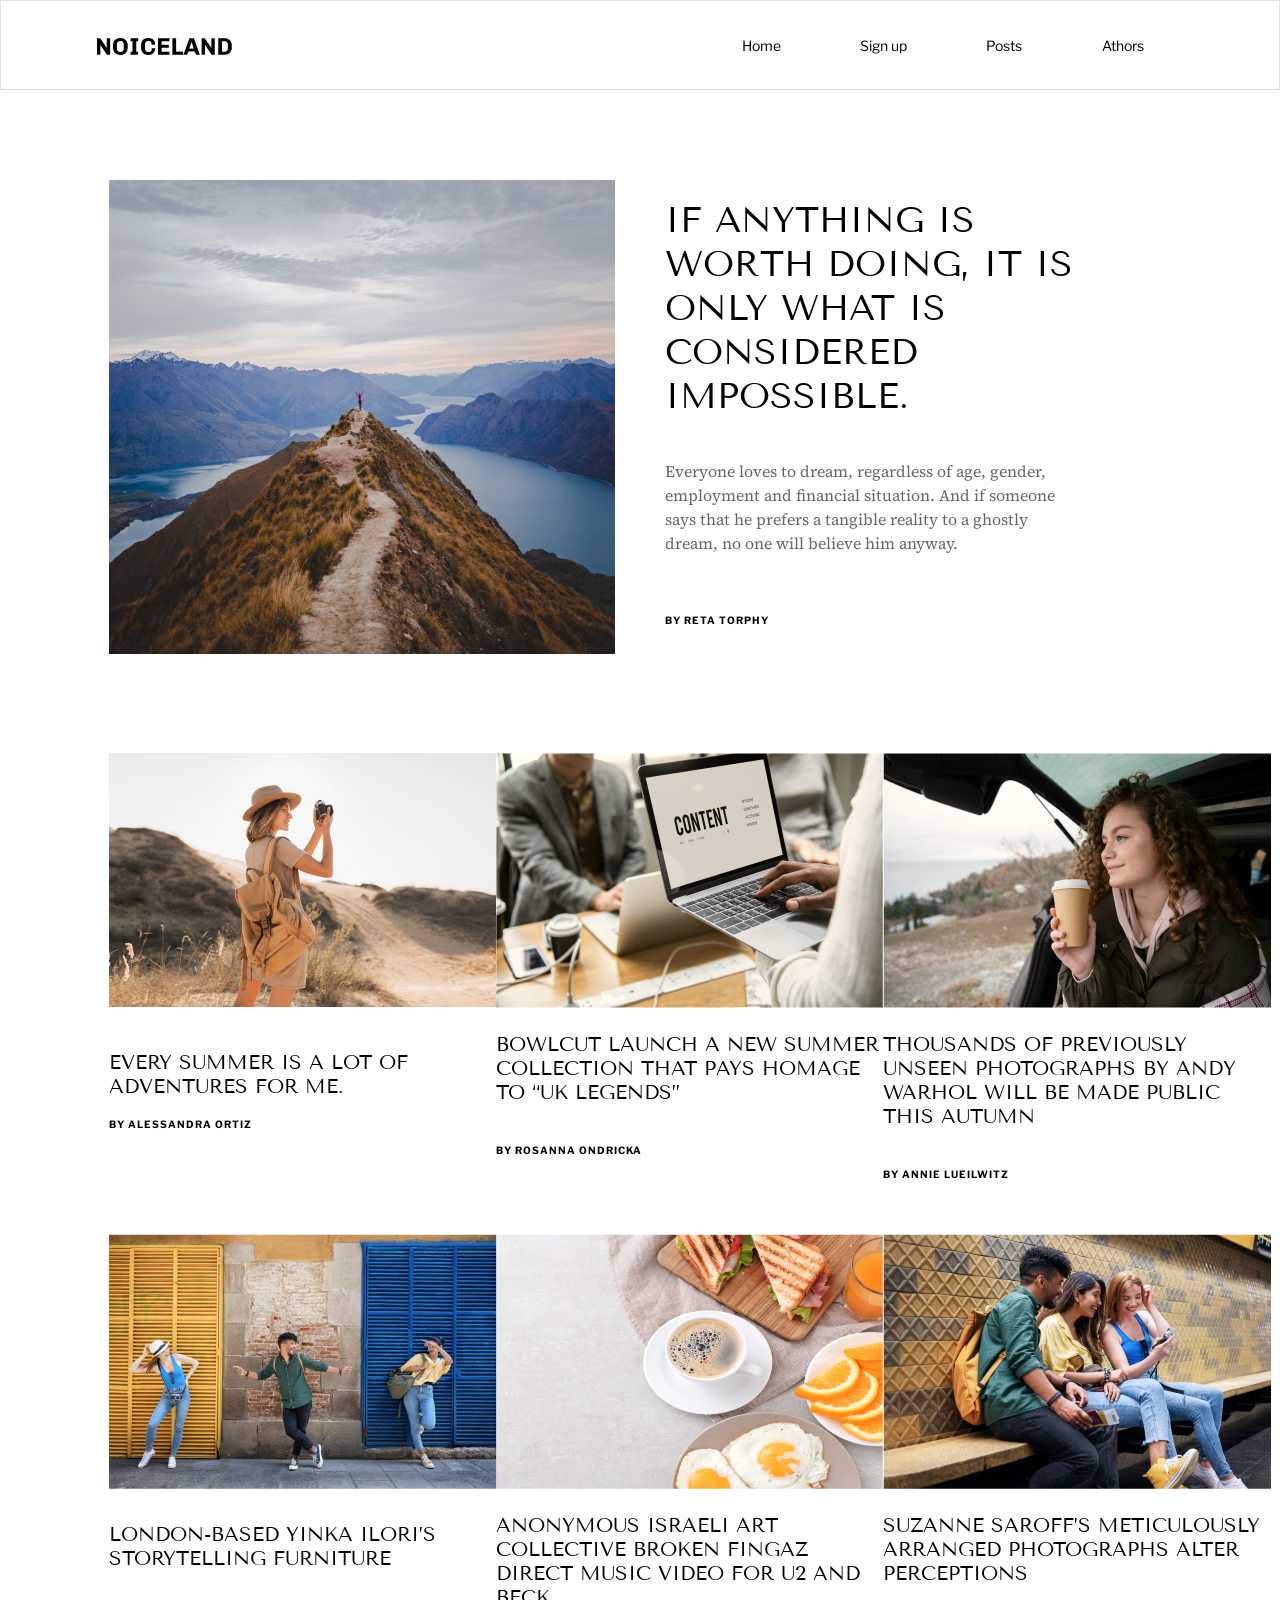
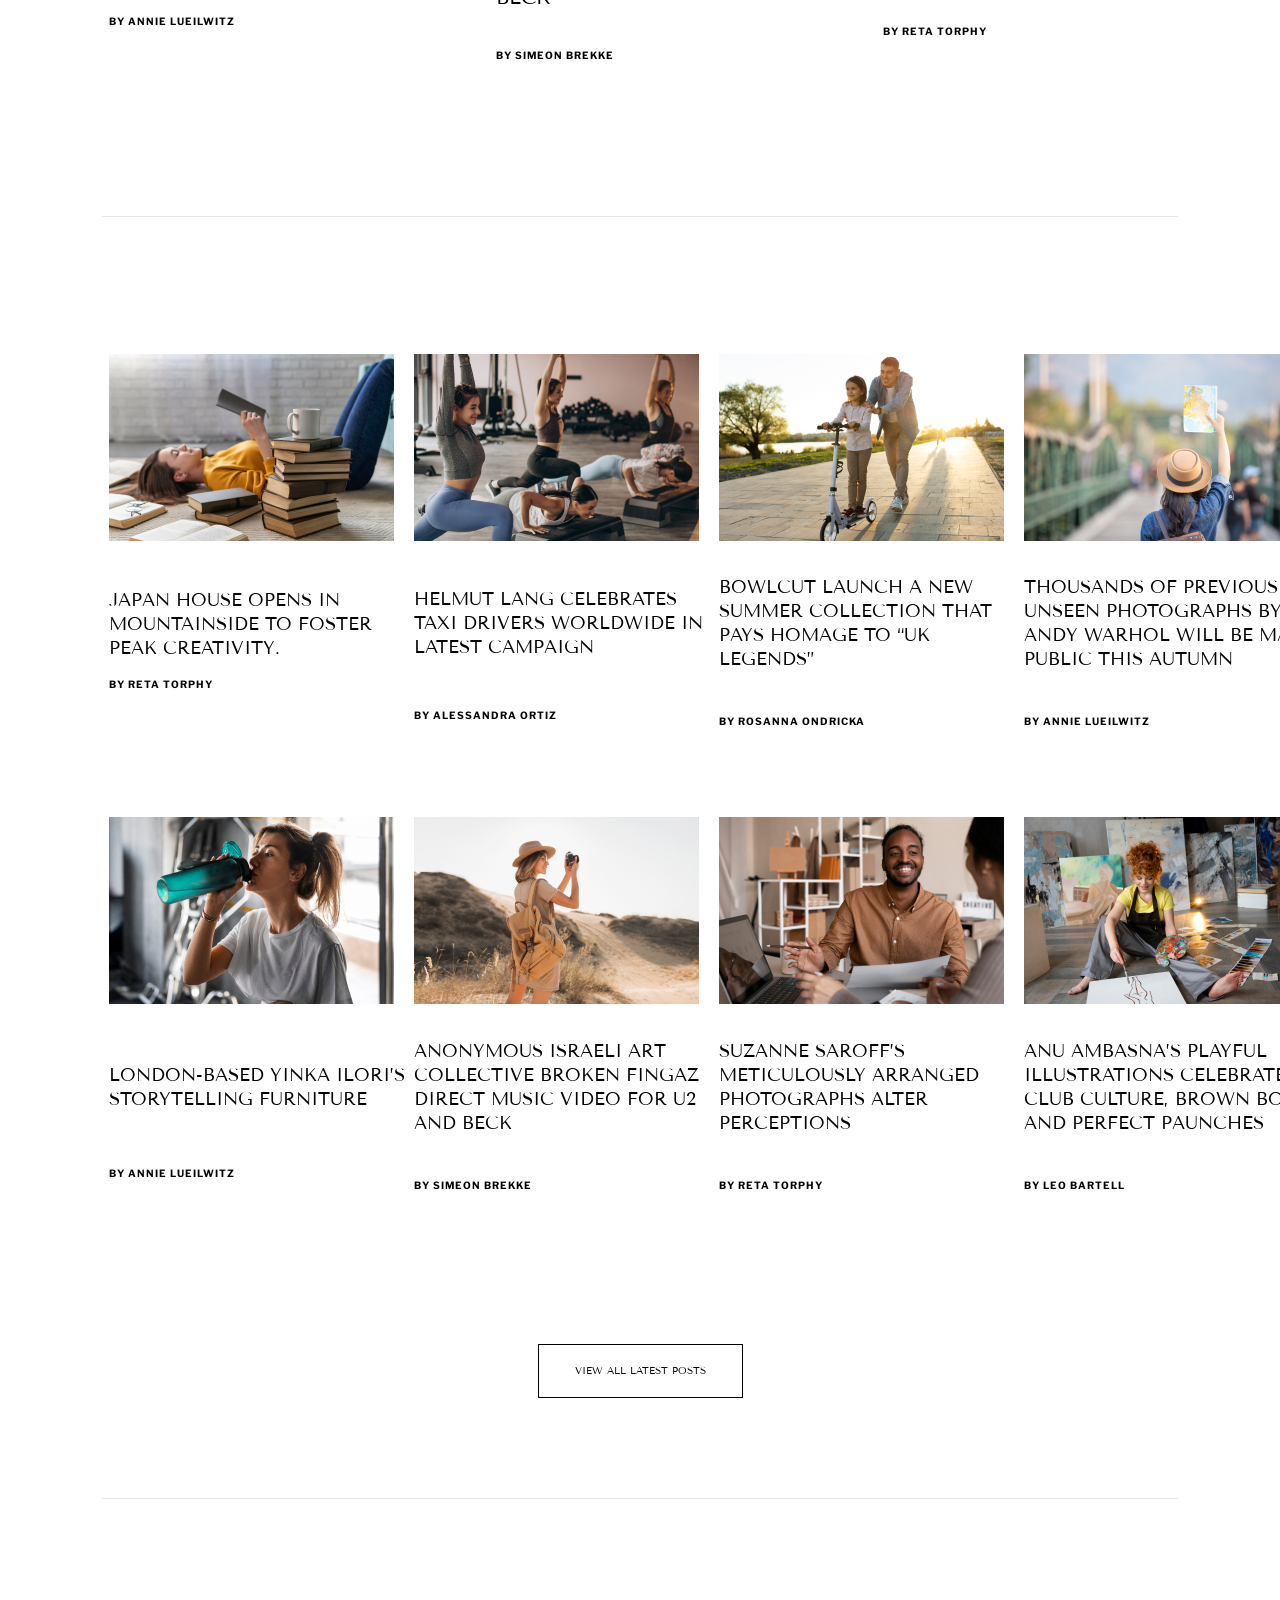
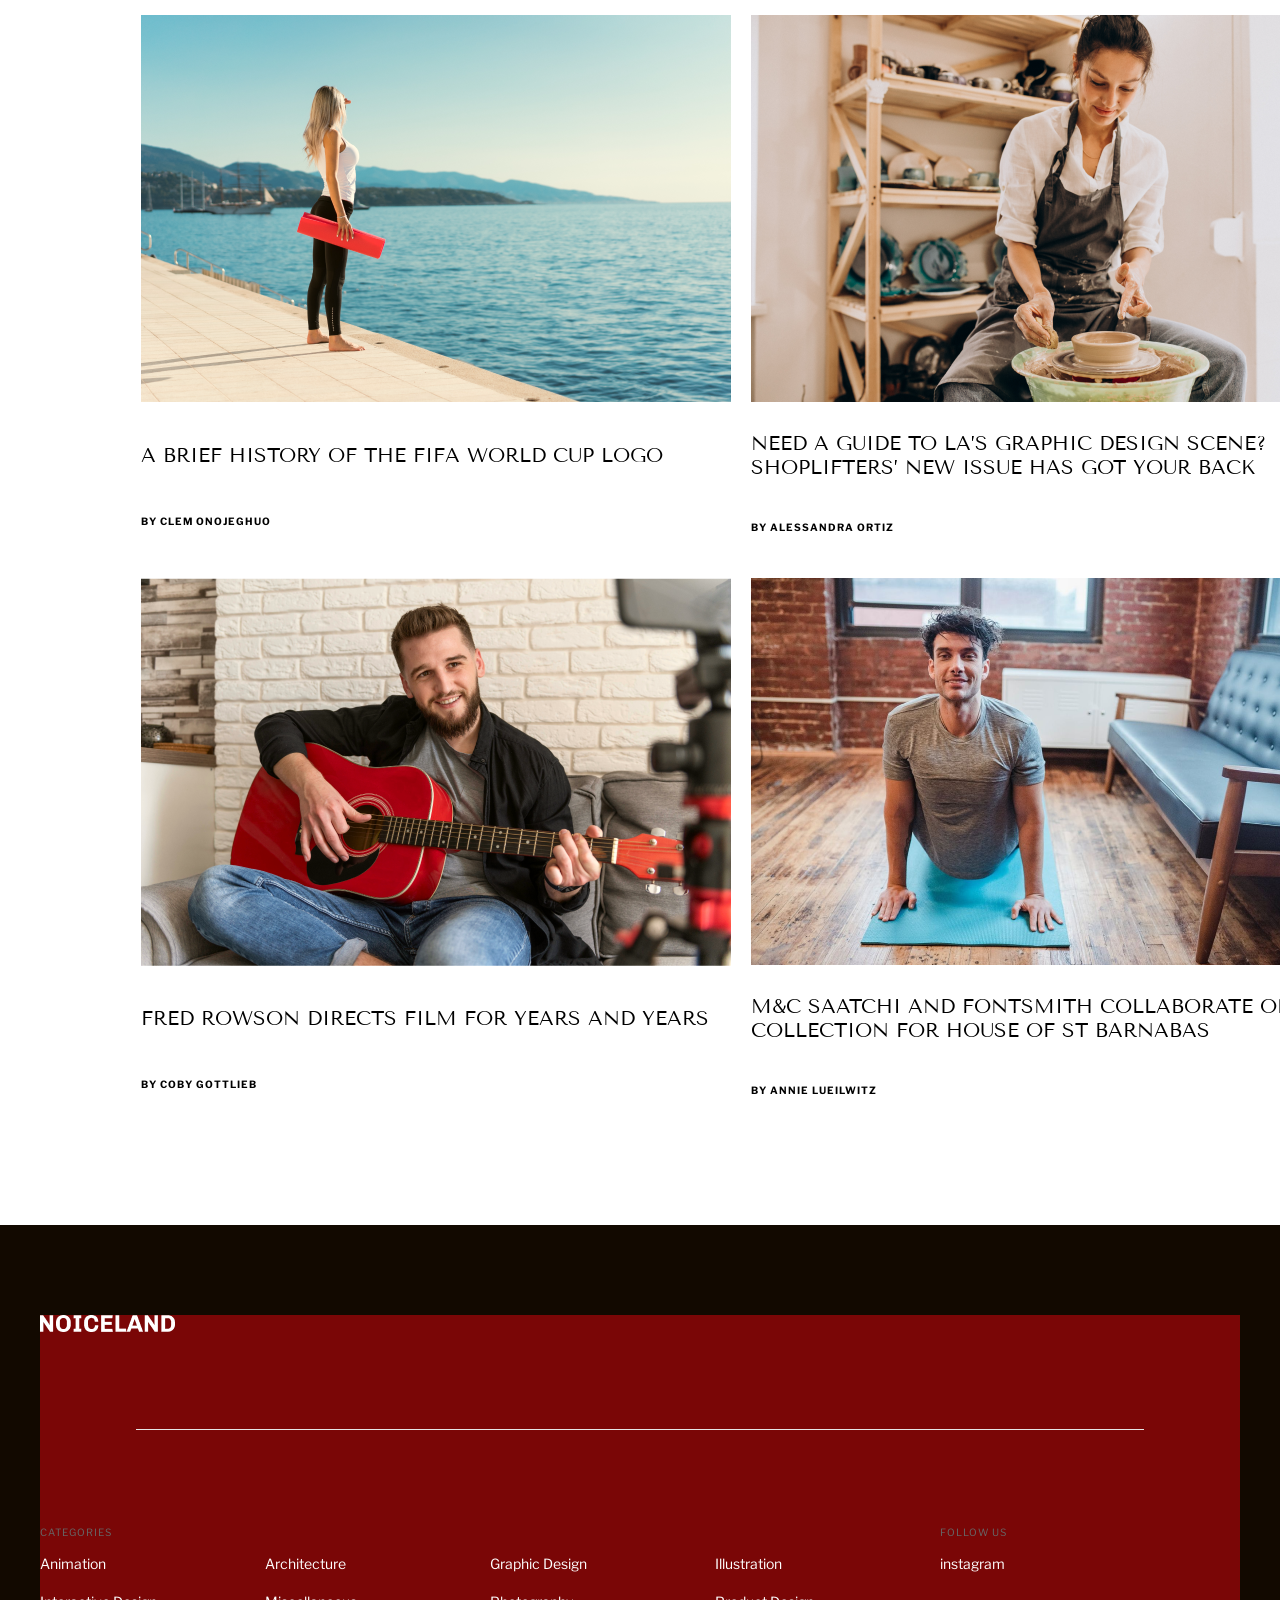
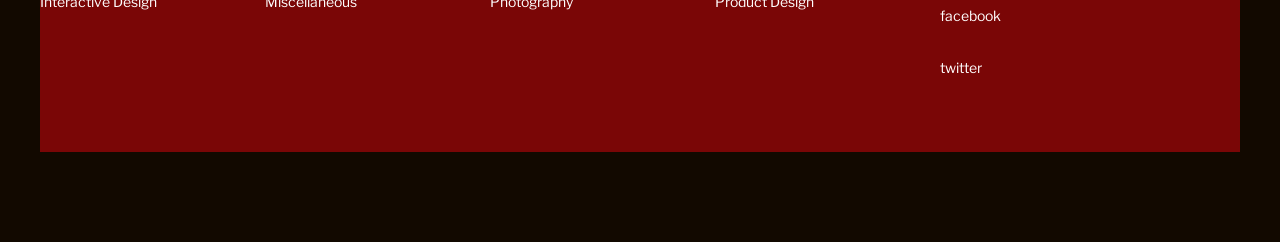
<file: homepage.html>
<!DOCTYPE html>
<html>
<head>
    <meta charset="UTF-8">
    <meta http-equiv="X-UA-Compatible" content="IE=edge">
    <meta name="viewport" content="width=device-width, initial-scale=1.0">
    <link rel="stylesheet" href="homepage.css">
    <title>Noiceland</title>
</head>
<body>

<header class="header">
    <div class="container">
        <div class='header__inner '>
        <img src='IMAGE.png' class='img'/>
            </div>
            <div class="nav">
                <a href="#">Home</a>
                <a href="#">Sign up</a>
                <a href="#">Posts</a>
                <a href="#">Athors</a>
            </div>
        </div>
</header>

<header>
    <div class="container">

    </div>

</header>



<div class="all">
    <div class="container_big_block">
        <div class="box_image1">
            <img src="IMAGE_in_big_container.png">
        </div>
        <div class="box_with_text">
            <div class="huge_t1">
            <p>If anything is
            <p>worth doing, it is 
            <p>only what is
            <p>considered
            <p>impossible.
            </div>
            <p class="small_t1">Everyone loves to dream, regardless of age, gender, employment and financial situation. And if someone says that he prefers a tangible reality to a ghostly dream, no one will believe him anyway. </p>
            <p class="tiny_t1"> By Reta Torphy</p>
        </div>
            
    </div>



    <div class="popular_posts">


        <div class="block_with_one_post">

            <div class="box_image2">
                <img src="IMAGE (3).png">
            </div>
            <div class="text1">
                <p class="small_t">Every summer is a lot of adventures for me.</p>
                <p class="tiny_t">By Alessandra Ortiz</p>
            </div>

        </div>



        <div class="block_with_one_post">
            <div class="box_image3">
                <img src="IMAGE (4).png">
            </div>
            <div class="text">
                
                <p class="small_t">Bowlcut launch a new summer collection that pays homage to “UK legends”</p>
                <p class="tiny_t">By Rosanna Ondricka</p>

            </div>
        </div>

        <div class="block_with_one_post">
            <div class="box_image4">
                <img src="IMAGE (5).png">

            </div>
            <div class="text">
                <p class="small_t">Thousands of previously unseen photographs by Andy Warhol will be made public this Autumn</p>
                <p class="tiny_t"> By Annie Lueilwitz</p>
                
            </div>
        </div>

        <div class="block_with_one_post">
            <div class="box_image5">
                <img src="IMAGE (6).png">
            </div>
            <div class="text">
                <p class="small_t">London-based Yinka Ilori’s storytelling furniture</p>
                <p class="tiny_t">By Annie Lueilwitz</p>   
            </div>
        </div>

        <div class="block_with_one_post">
            <div class="box_image6">
                <img src="IMAGE (7).png">
            </div>
            <div class="text">
                <p class="small_t">Anonymous Israeli art collective Broken Fingaz direct music video for U2 and Beck</p>
                <p class="tiny_t">By Simeon Brekke</p>
                
            </div>
        </div>

        <div class="block_with_one_post">
            <div class="box_image7">
                <img src="IMAGE (8).png">

            </div>
            <div class="text">
                <p class="small_t">Suzanne Saroff’s meticulously arranged photographs alter perceptions</p>
                <p class="tiny_t">By Reta Torphy</p>
            </div>
        </div>
    </div>


        



    <div class="delimiter">
    </div>

    <div class="latest_post">

        <div class="second_block_with_one_post">
            <div class="box_image8">
                <img src="IMAGE (9).png">
            </div>
            <div class="text">
                <to class="small_2t">Japan House opens in mountainside to foster peak creativity.</p>
                <p class="tiny_t">By Reta Torphy</p>
            </div>
        </div>

        <div class="second_block_with_one_post">
            <div class="box_image9">
                <img src="IMAGE (10).png">
            </div>
            <div class="text">
                <p class="small_2t">Helmut Lang celebrates taxi drivers worldwide in latest campaign</p>
                <p class="tiny_t">By Alessandra Ortiz</p>
            </div>
        </div>
        
        <div class="second_block_with_one_post">
            <div class="box_image10">
                <img src="IMAGE (11).png">
            </div>
            <div class="text">
                <p class="small_2t">Bowlcut launch a new summer collection that pays homage to “UK legends”</p>
                <p class="tiny_t">By Rosanna Ondricka</p>
            </div>
        </div>

        <div class="second_block_with_one_post">
            <div class="box_image11">
                <img src="IMAGE (12).png">
            </div>
            <div class="text">
                <p class="small_2t">Thousands of previously unseen photographs by Andy Warhol will be made public this Autumn</p>
                <p class="tiny_t">By Annie Lueilwitz</p>
            </div>
        </div>

        <div class="second_block_with_one_post">
            <div class="box_image12">
                <img src="IMAGE (13).png">
            </div>
            <div class="text">
                <p class="small_2t">London-based Yinka Ilori’s storytelling furniture</p>
                <p class="tiny_t">By Annie Lueilwitz</p>
            </div>
        </div>


        <div class="second_block_with_one_post">
            <div class="box_image13">
                <img src="IMAGE (14).png">
            </div>
            <div class="text">
                <p class="small_2t">Anonymous Israeli art collective Broken Fingaz direct music video for U2 and Beck</p>
                <p class="tiny_t">By Simeon Brekke</p>
            </div>
        </div>

        <div class="second_block_with_one_post">
            <div class="box_image14">
                <img src="IMAGE (15).png">
            </div>
            <div class="text">
                <p class="small_2t">Suzanne Saroff’s meticulously arranged photographs alter perceptions</p>
                <p class="tiny_t">By Reta Torphy</p>
            </div>
        </div>

        <div class="second_block_with_one_post">
            <div class="box_image15">
                <img src="IMAGE (16).png">
            </div>
            <div class="text">
                <p class="small_2t">Anu Ambasna’s playful illustrations celebrate club culture, brown bodies and perfect paunches</p>
                <p class="tiny_t">By Leo Bartell</p>
            </div>
        </div>

    </div>

    <input class="button" type="button" value="view all latest posts">

    <div class="delimiter">
    </div>

    <div class="big_container_of_featured_posts">
        <div class="third__block_with_one_post">
            <div class="box_image16">
                <img src="IMAGE (17).png">
            </div>
            <div class="text">
                <p class="small_t">A Brief History of the FIFA World Cup Logo</p>
                <p class="tiny_t">By Clem Onojeghuo</p>
            </div>
        </div>

        <div class="third__block_with_one_post">
            <div class="box_image17">
                <img src="IMAGE (18).png">
            </div>
            <div class="text">
                <p class="small_t">Need a guide to LA’s graphic design scene? Shoplifters’ new issue has got your back</p>
                <p class="tiny_t">By Alessandra Ortiz</p>
            </div>
        </div>

        <div class="third__block_with_one_post">
            <div class="box_image18">
                <img src="IMAGE (19).png">
            </div>
            <div class="text">
                <p class="small_t">Fred Rowson directs film for Years and Years</p>
                <p class="tiny_t">By Coby Gottlieb</p>
            </div>
        </div>

        <div class="third__block_with_one_post">
            <div class="box_image19">
                <img src="IMAGE (20).png">
            </div>
            <div class="text">
                <p class="small_t">M&C Saatchi and Fontsmith collaborate on font collection for House of St Barnabas</p>
                <p class="tiny_t">By Annie Lueilwitz</p>
            </div>
        </div>



    </div>

    <footer>
        <div class="block_footer">
            <div class="block_for_content">
                <img src="IMAGE (21).png">

                <div class="delimiter">

                </div>
                <div class="categories_and_follow_us">
                    <div class="categories">
                        <div class="called">Categories</div>
                        <div class="groups_of_categories">
                            <div class="group">
                                <p>Animation</p>
                                <p>Interactive Design</p>
                            </div>
                            <div class="group">
                                <p>Architecture</p>
                                <p>Miscellaneous</p>
                            </div>
                            <div class="group">
                                <p>Graphic Design</p>
                                <p>Photography</p>
                            </div>
                            <div class="group">
                                <p>Illustration</p>
                                <p>Product Design</p>
                            </div>
                        </div>
                        
                    </div>

                    <div class="follow_us">
                        <div class="called">Follow us</div>
                        <div class="groups_of_follow_us">
                            <div class="group">
                                <p>instagram</p>
                            </div>
                            <div class="group">
                                <p>facebook</p>
                            </div>
                            <div class="group">
                                <p>twitter</p>
                            </div>

                        </div>
                    </div>
                </div>
            </div>
        </div>
    </footer>


</div>

</body>
</html>
</file>
<file: homepage.css>
@import url('https://fonts.googleapis.com/css2?family=Libre+Franklin&display=swap%27');
@import url('https://fonts.googleapis.com/css2?family=Tenor+Sans&display=swap');
@import url('https://fonts.googleapis.com/css2?family=Source+Serif+Pro&display=swap');
@import url('https://fonts.googleapis.com/css2?family=Source+Serif+Pro&display=swap');
body {
    margin: 0;

}

/*Header*/

.header {
    left: 0px;
    top: 0px;

    height: 90px;
    width: auto;
    border-radius: 0px;
    border: 1px solid #e0dbdbdc;
}

*,
*::before,
*::after {
    box-sizing: border-box;
}
h1, h2, h3, h4, h5, h6 {
    margin: 0;
}

/*Container_net*/

.container {
    display: flex;
    position: relative;
    margin: 0 auto;
    align-items: center;

    width: 100%;
    max-width: 85%;
    height: 90px;
}

/*header__inner_content*/

.header__inner {
    display: inline-flex;
}

/*nav_container*/

.nav {
    display: inline-flex;
    margin-left: auto; 
    
    
    right: 0px;
    z-index: 1000;
}

/*nav a content*/

.nav a {
    display: inline-flex;
    margin-left: 1000px;
    vertical-align: top;
    margin: 0 39.61px;
    font-family: 'Libre Franklin';
    font-style: normal;
    font-weight: 400;
    font-size: 14px;
    line-height: 24px;
    text-decoration: none;
    color: black;

} 
/* container with part of landing*/
.container_big_block {
    display: grid;
    margin: 0;
    padding: 0;
    margin: 0 auto;
    height: 472.5px;
    width: 83%;
    left: 8.33%;
    right: 8.33%;

    grid-template-columns:1fr 1fr ;
    column-gap: 50px;


}
/* big image from container*/
.box_image1 {
    height: 474px;

    background-color: black;
}

.box_image1 img {
    width: 100%;
    height: 474px;
}
/*container with all text from landing*/
.box_with_text {
    display: grid;
    row-gap: 15px;


}
/*headline*/
.huge_t1 { 
    height: 230px;

    font-family: 'Tenor Sans';
    font-style: normal;
    font-weight: 400;
    font-size: 36px;
    line-height: 8px;
    text-transform: uppercase;
  
}
/*subheading*/
.small_t1 {
    width: 419px;
    height: 97px;

    font-weight: 400;
    font-family: 'Source Serif Pro';
    font-style: normal;
    font-size: 16px;
    line-height: 24px;
    color: #666666;


}
/*name of athor*/
.tiny_t1 {
    font-family: 'Libre Franklin';
    font-style: normal;
    font-weight: 700;
    font-size: 10px;
    line-height: 12px;
    letter-spacing: 1px;
    text-transform: uppercase;
}
 /* big container of popular posts*/
.popular_posts {
    display: grid;

    width: 83%;
    height: 963px;

    margin: 0 auto;
    grid-template-columns: auto auto auto;
    grid-template-rows: repeat(2,auto) ;
    justify-content:space-between;




}
/*contant of post*/

.block_with_one_post {
    display: grid;
    height: 407px;
    width: 387px;

    

}
/* position of text */
.text {
    display: grid;
    row-gap: 10px;
}


/*small font for headlines in popular posts*/
.small_t {
    font-family: 'Tenor Sans';
    font-style: normal;
    font-weight: 400;
    font-size: 20px;
    line-height: 24px;
    text-transform: uppercase;

}
/*tiny font for name of athors*/
.tiny_t {
    font-family: 'Libre Franklin';
    font-style: normal;
    font-weight: 700;
    font-size: 10px;
    line-height: 12px;
    letter-spacing: 1px;
    text-transform: uppercase;
    color: black;

    }

/*container_big_block and popular posts*/
.all {
    display: grid;
    row-gap: 100px;
}
/*hr*/
.delimiter {
    display: grid;
    margin: 0 auto;
    background-color: #E6E6E6;
    width: 84%;
    height: 1px;

}
/*big container of latest posts*/
.latest_post {
    display: grid;

    width: 83%;
    height: 927px;
    justify-items: center;
    align-items: center;
    margin: 0 auto;
    grid-template-columns:repeat(4,1fr);
    grid-template-rows: repeat(2,1fr) ;
    

}
/*one post in big container of latest posts*/
.second_block_with_one_post {
    display: grid;
    height: 389px;
    width: 305px;

}
/*more smaller font for headlines in latest post */
.small_2t {
    font-family: 'Tenor Sans';
    font-style: normal;
    font-weight: 400;
    font-size: 18px;
    line-height: 24px;
    text-transform: uppercase;
}

.button {
    margin: 0 auto;
    width: 205px;
    height: 54px;
    background-color: #ffffff;
    cursor: pointer;
    font-family: 'Tenor Sans';
    font-style: normal;
    font-weight: 400;
    font-size: 10px;
    text-transform: uppercase;
    border: 1px solid black;
}

.big_container_of_featured_posts{
    display: grid;
    width: 78%;
    height: 1126.38px;
    justify-items: center;
    align-items: center;
    margin: 0 auto;
    grid-template-columns:repeat(2,auto);
    grid-template-rows: repeat(2,auto) ;

    justify-content: space-evenly;


}

.third__block_with_one_post {
    display: grid;
    height: 530px;
    width: 610px;
}

.block_footer {
    display: grid;
    width: 100%;
    height: 617px;
    background-color:  #120900;
    margin: 0 auto;
    justify-items: center;
    align-items: center;


}

.block_for_content {
    display: grid;
    width: 1200px;
    height: 437px;
    background-color: rgb(122, 6, 6);
    

}


.called {
    display: grid;
    font-family: 'Libre Franklin';
    font-style: normal;
    font-weight: 400;
    font-size: 10px;
    letter-spacing: 1px;
    text-transform: uppercase;
    color: #666666;


}

.categories {
    width: 900px;
    height: 110px;
}

.groups_of_categories {
    display: grid;
    font-family: 'Libre Franklin';
    font-style: normal;
    font-weight: 400;
    font-size: 14px;
    line-height: 24px;
    color: #ffffff;
    height: 78px;
    width: 900px;

    grid-template-columns:repeat(4,1fr);
    grid-template-rows: repeat(1,1fr) ;



}


.group  p {
    height: 24px;
    width: 129px;
}


.follow_us {
    height: 129px;
    width: 225px;
}
.groups_of_follow_us {
    display: grid;
    font-family: 'Libre Franklin';
    font-style: normal;
    font-weight: 400;
    font-size: 14px;
    line-height: 24px;
    color: #ffffff;
    height: 129px;
    width: 225px;
    grid-template-columns:repeat(1,1fr);
    grid-template-rows: repeat(3,1fr);

}

.categories_and_follow_us {
    display: grid;
    grid-template-columns: repeat(2, 1fr);
    grid-template-rows: repeat(1, 1fr);
}
</file>
